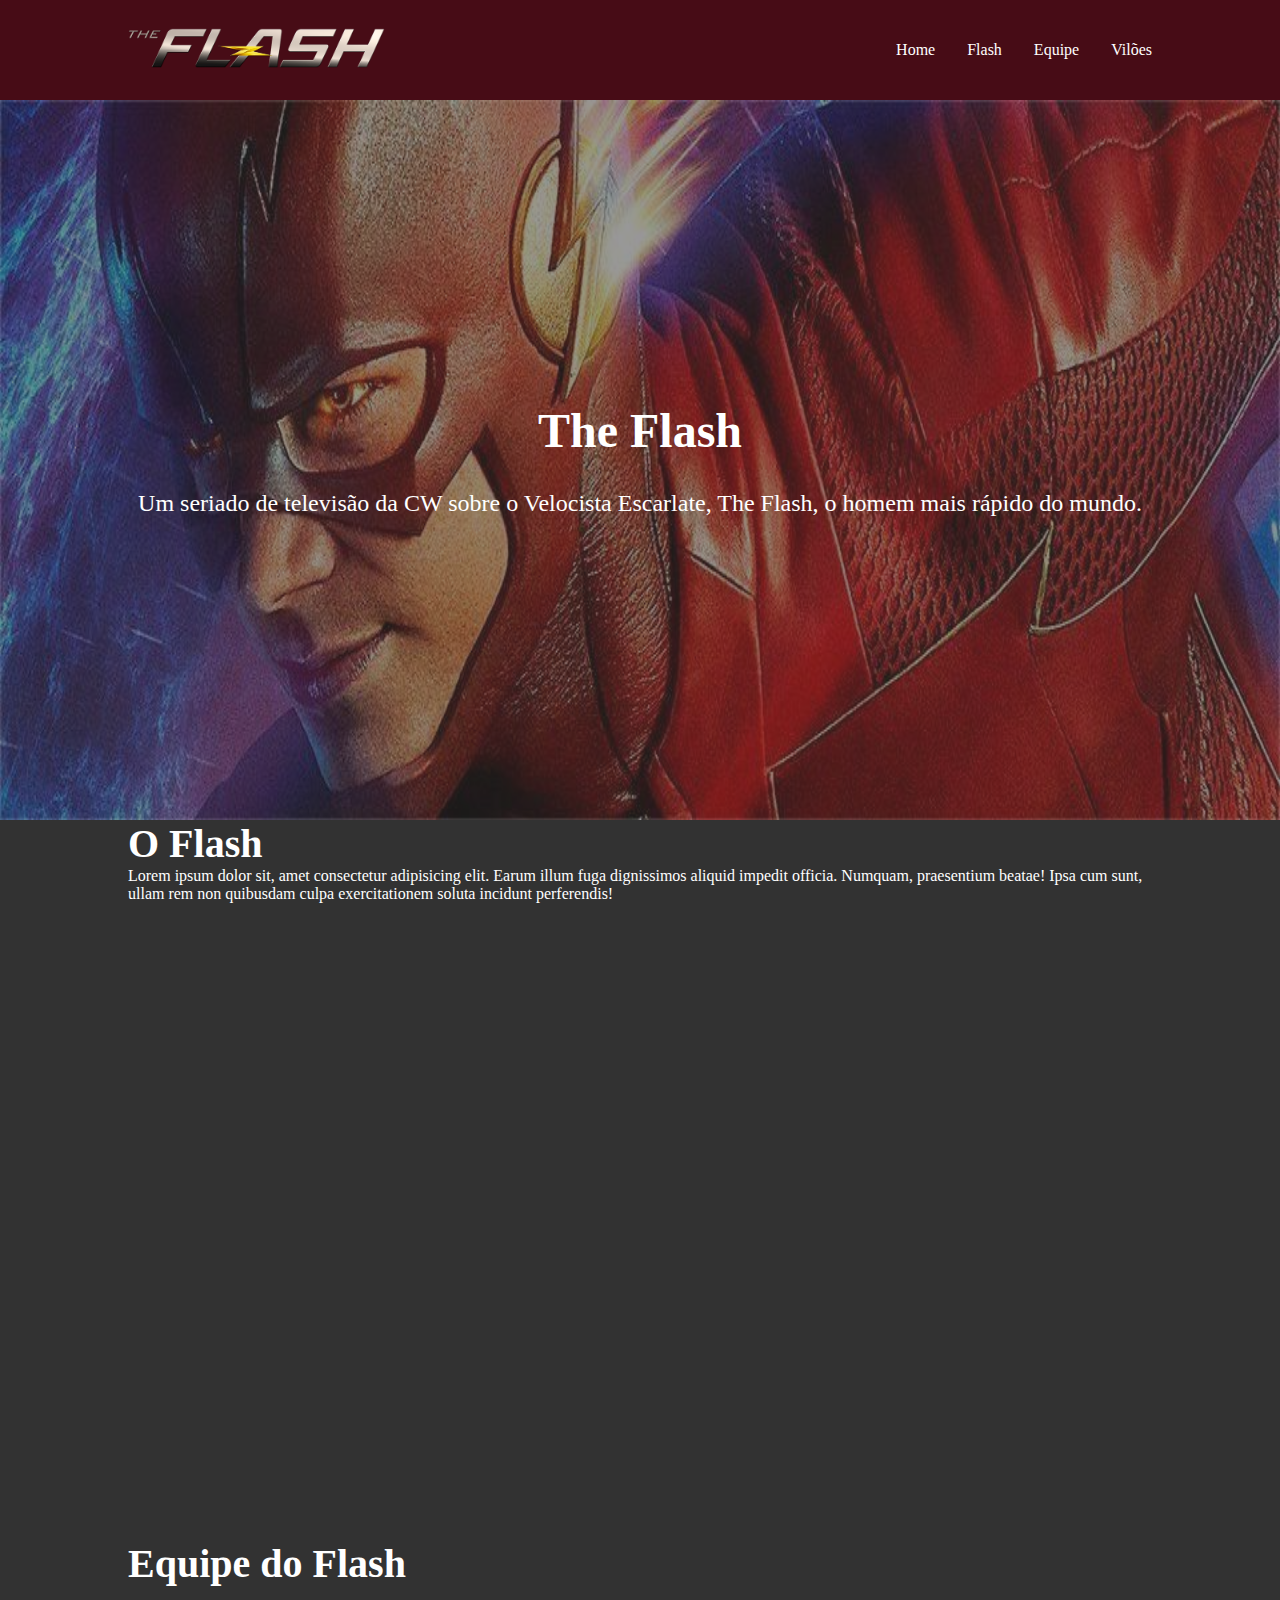
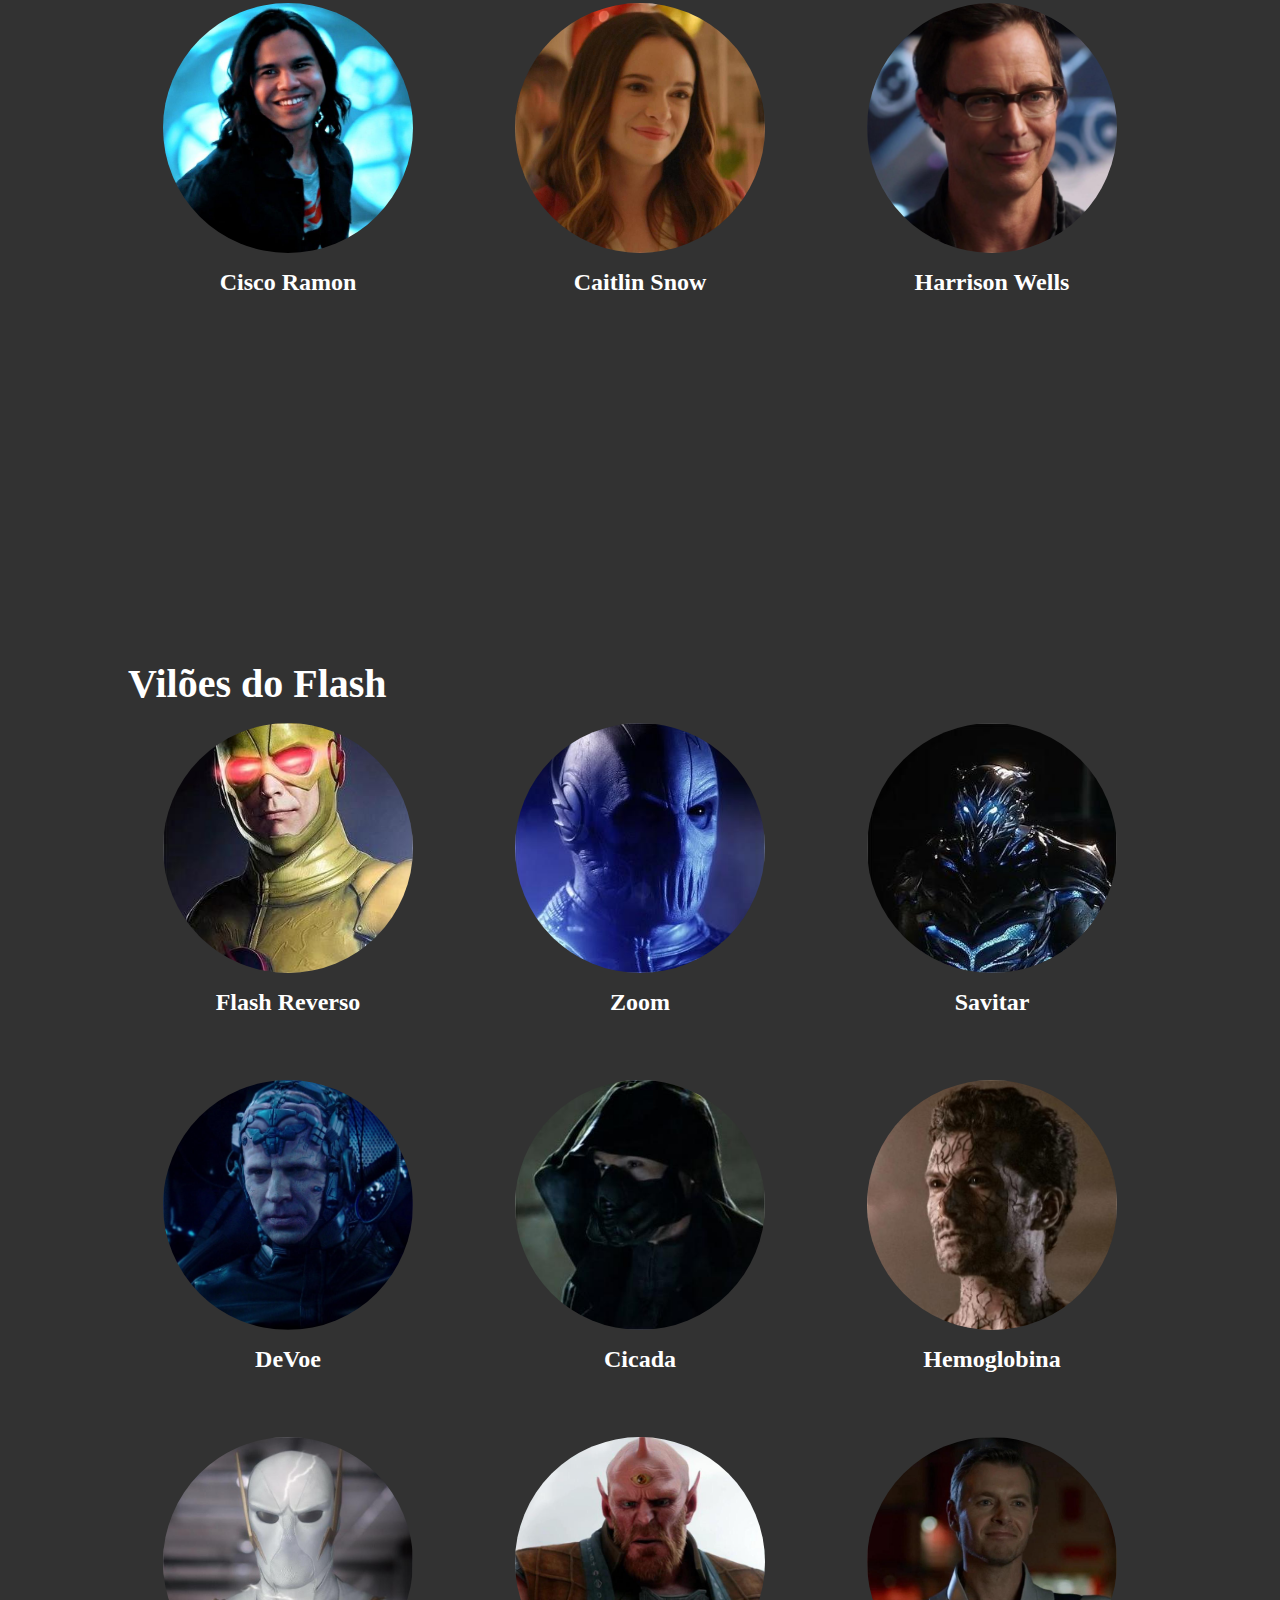
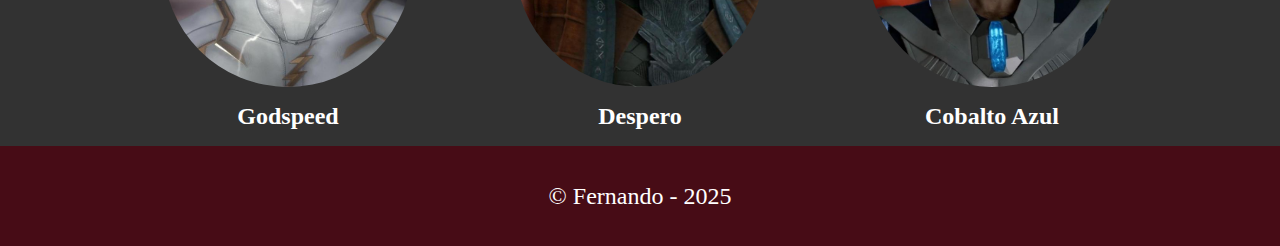
<file: index.html>
<!DOCTYPE html>
<html lang="pt-br">
<head>
    <meta charset="UTF-8">
    <meta name="viewport" content="width=device-width, initial-scale=1.0">
    <title> The Flash </title>
    <link rel="stylesheet" href="css/body.css">
    <link rel="stylesheet" href="css/header.css">
    <link rel="stylesheet" href="css/main.css">
    <link rel="stylesheet" href="css/footer.css">
    <link rel="shortcut icon" href="img/logo/logoCurta.png" type="image/x-icon">
</head>
<body>
    <header>
        <section class="container">
            <a href="index.html">
                <img src="img/logo/logoExtensa.png" alt="Logo de The Flash" class="logo">
            </a>
    
            <nav>
                <a href="#home"> Home </a>
                <a href="#flash"> Flash </a>
                <a href="#equipe"> Equipe </a>
                <a href="#viloes"> Vilões </a>
            </nav>
        </section>
    </header>

    <main>
        <section id="home" class="pagina">
            <section class="fundo">
                <img src="img/fundo/flash.jpeg" alt="Imagem 1 de fundo do Flash">
                <img src="img/fundo/flash2.jpeg" alt="Imagem 2 de fundo do Flash">
                <img src="img/fundo/flash3.jpeg" alt="Imagem 3 de fundo do Flash">
            </section>
            <section class="textos container">
                <h1 class="titulo"> The Flash </h1>
                <p> Um seriado de televisão da CW sobre o Velocista Escarlate, The Flash, o homem mais rápido do mundo. </p>
            </section>
        </section>

        <section id="flash" class="container pagina">
            <h1 class="titulo"> O Flash </h1>
            <p> Lorem ipsum dolor sit, amet consectetur adipisicing elit. Earum illum fuga dignissimos aliquid impedit officia. Numquam, praesentium beatae! Ipsa cum sunt, ullam rem non quibusdam culpa exercitationem soluta incidunt perferendis! </p>
        </section>

        <section id="equipe" class="container pagina">
            <h1 class="titulo"> Equipe do Flash </h1>

            <section class="cards">
                <article class="card">
                    <img src="img/equipe/cisco.jpeg" alt="Imagem do personagem Cisco">
                    <h2> Cisco Ramon </h2>
                </article>
    
                <article class="card">
                    <img src="img/equipe/caitlin.jpeg" alt="Imagem da personagem Caitlin">
                    <h2> Caitlin Snow </h2>
                </article>

                <article class="card">
                    <img src="img/equipe/harrison.jpeg" alt="Imagem do personagem Harrison Wells">
                    <h2> Harrison Wells </h2>
                </article>
            </section>
        </section>

        <section id="viloes" class="container pagina">
            <h1 class="titulo"> Vilões do Flash </h1>

            <section class="cards">
                <article class="card">
                    <img src="img/viloes/flashReverso.jpeg" alt="Imagem do vilão Flash Reverso">
                    <h2> Flash Reverso </h2>
                </article>
    
                <article class="card">
                    <img src="img/viloes/zoom.jpeg" alt="Imagem do vilão zoom">
                    <h2> Zoom </h2>
                </article>

                <article class="card">
                    <img src="img/viloes/savitar.jpeg" alt="Imagem do vilão Savitar">
                    <h2> Savitar </h2>
                </article>

                <article class="card">
                    <img src="img/viloes/devoe.jpeg" alt="Imagem do vilão DeVoe">
                    <h2> DeVoe </h2>
                </article>

                <article class="card">
                    <img src="img/viloes/cicada.jpeg" alt="Imagem do vilão Cicada">
                    <h2> Cicada </h2>
                </article>

                <article class="card">
                    <img src="img/viloes/hemoglobina.jpeg" alt="Imagem do vilão Hemoglobina">
                    <h2> Hemoglobina </h2>
                </article>

                <article class="card">
                    <img src="img/viloes/godspeed.jpeg" alt="Imagem do vilão Godspeed">
                    <h2> Godspeed </h2>
                </article>

                <article class="card">
                    <img src="img/viloes/despero.jpeg" alt="Imagem do vilão Despero">
                    <h2> Despero </h2>
                </article>

                <article class="card">
                    <img src="img/viloes/cobaltoAzul.jpeg" alt="Imagem do vilão Cobalto Azul">
                    <h2> Cobalto Azul </h2>
                </article>
            </section>
        </section>
    </main>

    <footer>
        <section class="container">
            <p> &copy; Fernando - 2025 </p>
        </section>
    </footer>
</body>
</html>
</file>
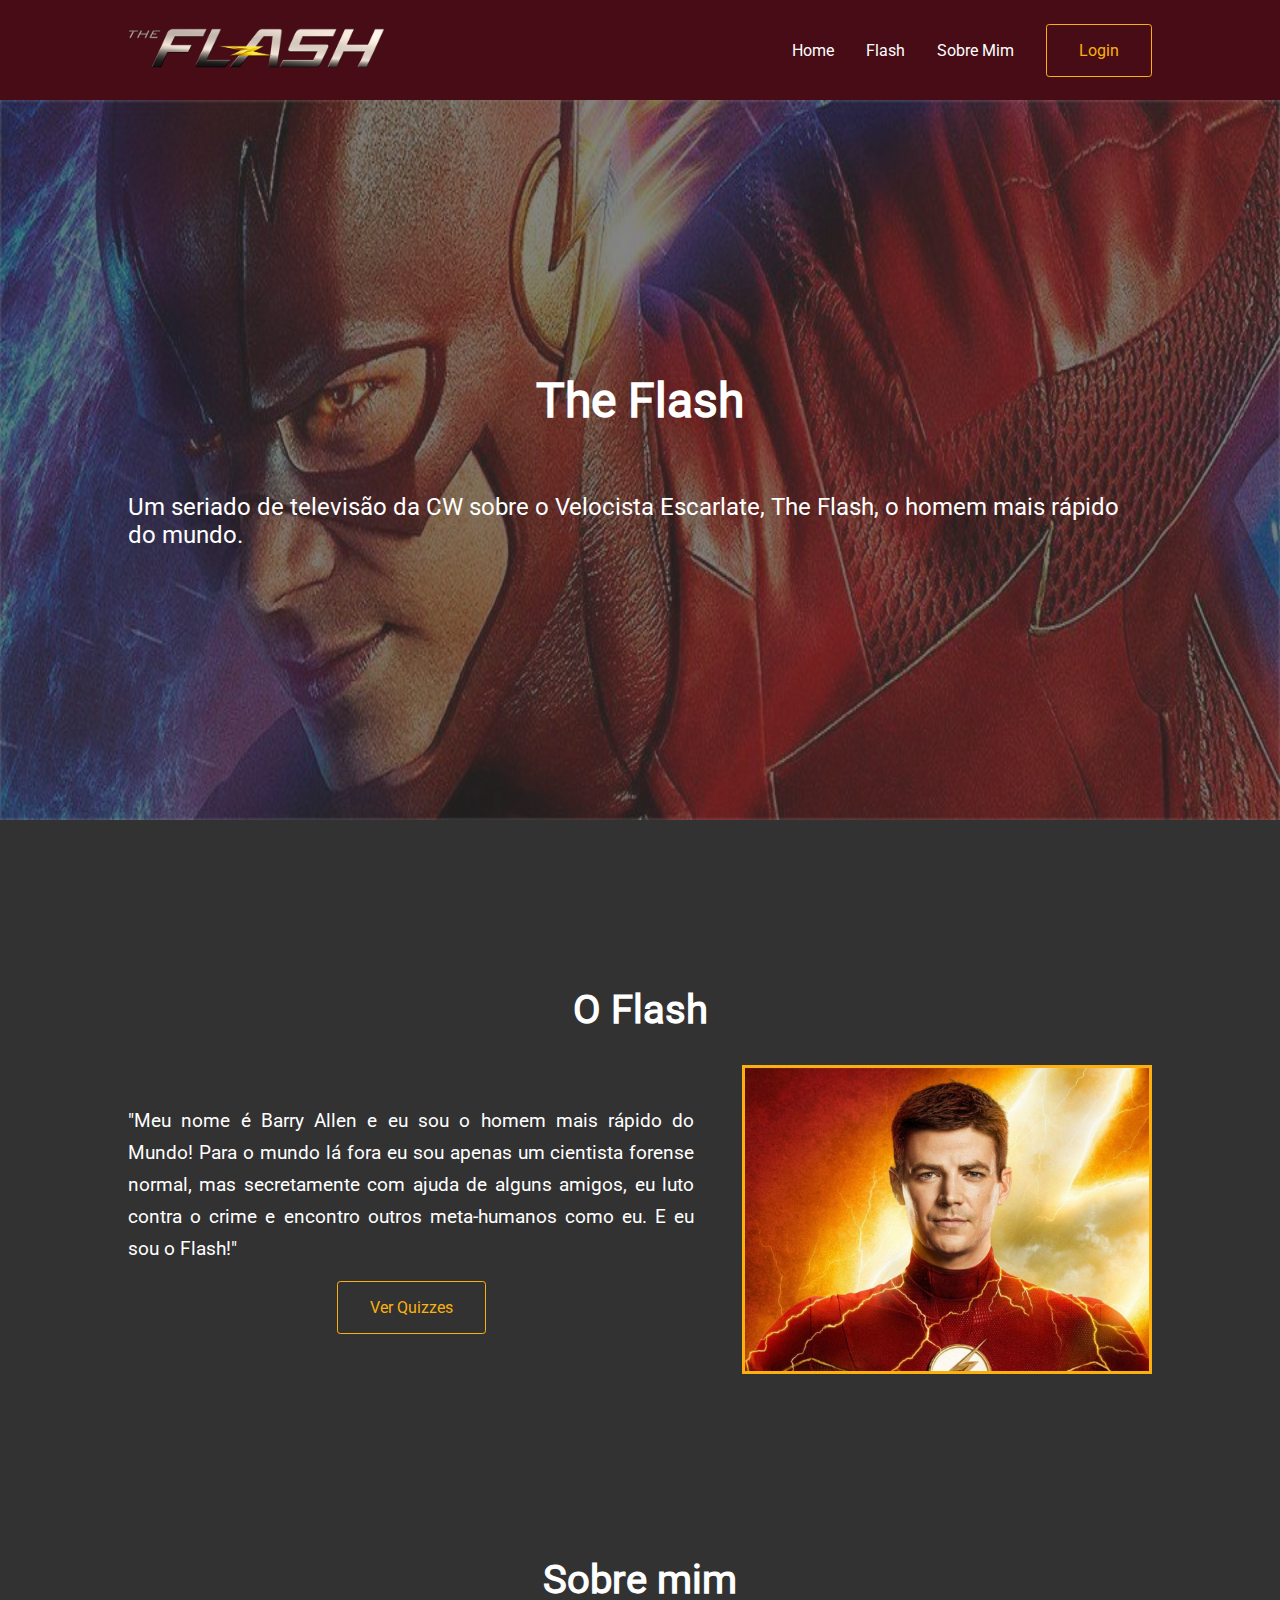
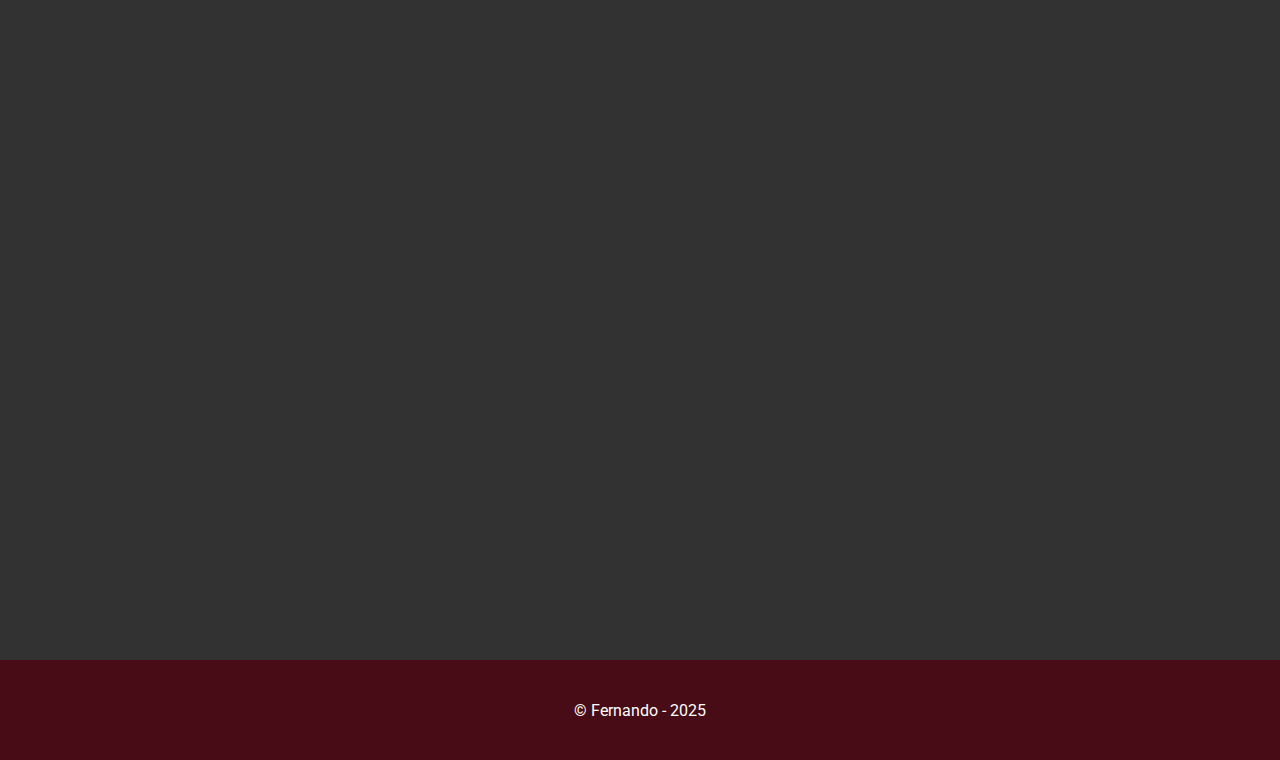
<file: public/index.html>
<!DOCTYPE html>
<html lang="pt-br">

<head>
    <meta charset="UTF-8">
    <meta name="viewport" content="width=device-width, initial-scale=1.0">
    <title> Home - The Flash </title>
    <link rel="stylesheet" href="css/body.css">
    <link rel="stylesheet" href="css/header.css">
    <link rel="stylesheet" href="css/main.css">
    <link rel="stylesheet" href="css/footer.css">
    <link rel="shortcut icon" href="img/logo/logoCurta.png" type="image/x-icon">
</head>

<body>
    <header>
        <section class="container">
            <a href="index.html">
                <img src="img/logo/logoExtensa.png" alt="Logo de The Flash" class="logo">
            </a>

            <nav>
                <a href="index.html#home" class="links"> Home </a>
                <a href="index.html#flash" class="links"> Flash </a>
                <a href="index.html#sobre-mim" class="links"> Sobre Mim </a>
                <a href="login.html" class="botaoLink"> Login </a>
            </nav>
        </section>
    </header>

    <main>
        <section id="home" class="pagina">
            <section class="fundo">
                <img src="img/fundo/flash.jpeg" alt="Imagem 1 de fundo do Flash">
                <img src="img/fundo/flash2.jpeg" alt="Imagem 2 de fundo do Flash">
                <img src="img/fundo/flash3.jpeg" alt="Imagem 3 de fundo do Flash">
            </section>
            <section class="textos container">
                <h1 class="titulo"> The Flash </h1>
                <p> Um seriado de televisão da CW sobre o Velocista Escarlate, The Flash, o homem mais rápido do mundo.
                </p>
            </section>
        </section>

        <section id="flash" class="container pagina">
            <h1 class="titulo"> O Flash </h1>
            <section class="conteudo">
                <section class="descricao">
                    <p> "Meu nome é Barry Allen e eu sou o homem mais rápido do Mundo! Para o mundo lá fora eu sou
                        apenas um cientista forense normal, mas secretamente com ajuda de alguns amigos, eu luto contra
                        o crime e encontro outros meta-humanos como eu. E eu sou o Flash!" </p>

                    <a href="login.html" class="botaoLink"> Ver Quizzes </a>
                </section>

                <img src="img/equipe/flash.jpeg" alt="Imagem do Flash">
            </section>
        </section>

        <section id="sobre-mim" class="container pagina">
            <h1 class="titulo"> Sobre mim </h1>
        </section>
    </main>

    <footer>
        <section class="container">
            <p> &copy; Fernando - 2025 </p>
        </section>
    </footer>
</body>

</html>
</file>
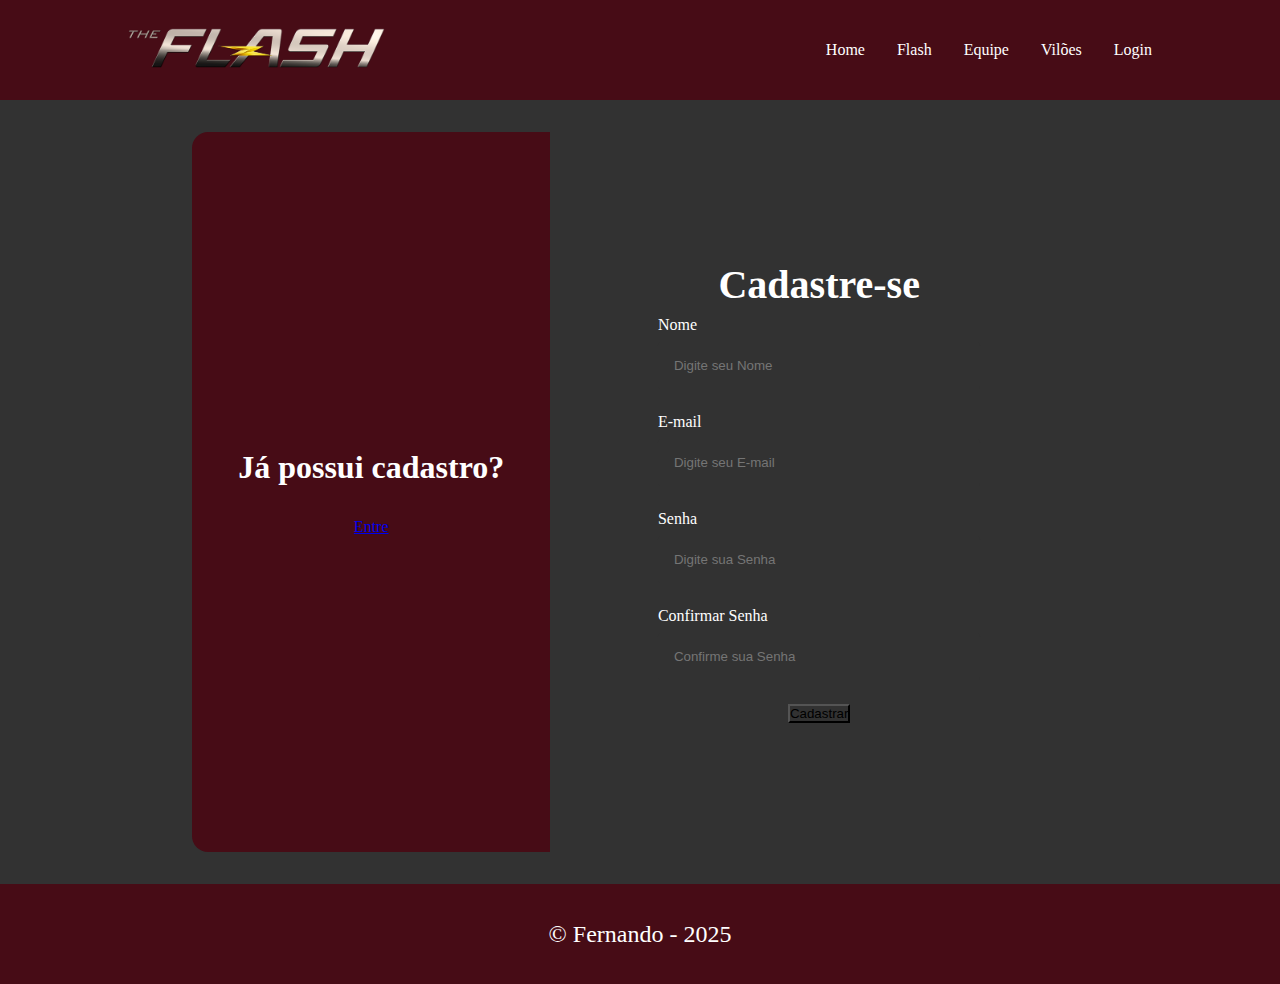
<file: cadastro.html>
<!DOCTYPE html>
<html lang="pt-br">
<head>
    <meta charset="UTF-8">
    <meta name="viewport" content="width=device-width, initial-scale=1.0">
    <title> Cadastro - The Flash </title>
    <link rel="stylesheet" href="css/body.css">
    <link rel="stylesheet" href="css/header.css">
    <link rel="stylesheet" href="css/main.css">
    <link rel="stylesheet" href="css/footer.css">
    <link rel="stylesheet" href="css/form.css">
    <link rel="shortcut icon" href="img/logo/logoCurta.png" type="image/x-icon">
</head>
<body>
    <header>
        <section class="container">
            <a href="index.html">
                <img src="img/logo/logoExtensa.png" alt="Logo de The Flash" class="logo">
            </a>
    
            <nav>
                <a href="index.html#home" class="links"> Home </a>
                <a href="index.html#flash" class="links"> Flash </a>
                <a href="index.html#equipe" class="links"> Equipe </a>
                <a href="index.html#viloes" class="links"> Vilões </a>
                <a href="login.html" class="botaoLink"> Login </a>
            </nav>
        </section>
    </header>

    <main class="pagina-login">
       <section class="form-cadastro">
            <section class="redirecionar">
                <h2 class="titulo"> Já possui cadastro? </h2>
                <a href="login.html" class="botaoLink"> Entre </a>
            </section>

            <section class="login">
                <h2 class="titulo"> Cadastre-se </h1>
                
                <label for="nome"> Nome </label>
                <input type="text" name="nome" id="nome" placeholder="Digite seu Nome">

                <label for="email"> E-mail </label>
                <input type="email" name="email" id="email" placeholder="Digite seu E-mail">

                <label for="senha"> Senha </label>
                <input type="password" name="senha" id="senha" placeholder="Digite sua Senha">

                <label for="conf_senha"> Confirmar Senha </label>
                <input type="password" name="conf_senha" id="conf_senha" placeholder="Confirme sua Senha">

                <button class="botaoLink"> Cadastrar </button>
            </section>
       </section>
    </main>

    <footer>
        <section class="container">
            <p> &copy; Fernando - 2025 </p>
        </section>
    </footer>
</body>
</html>
</file>
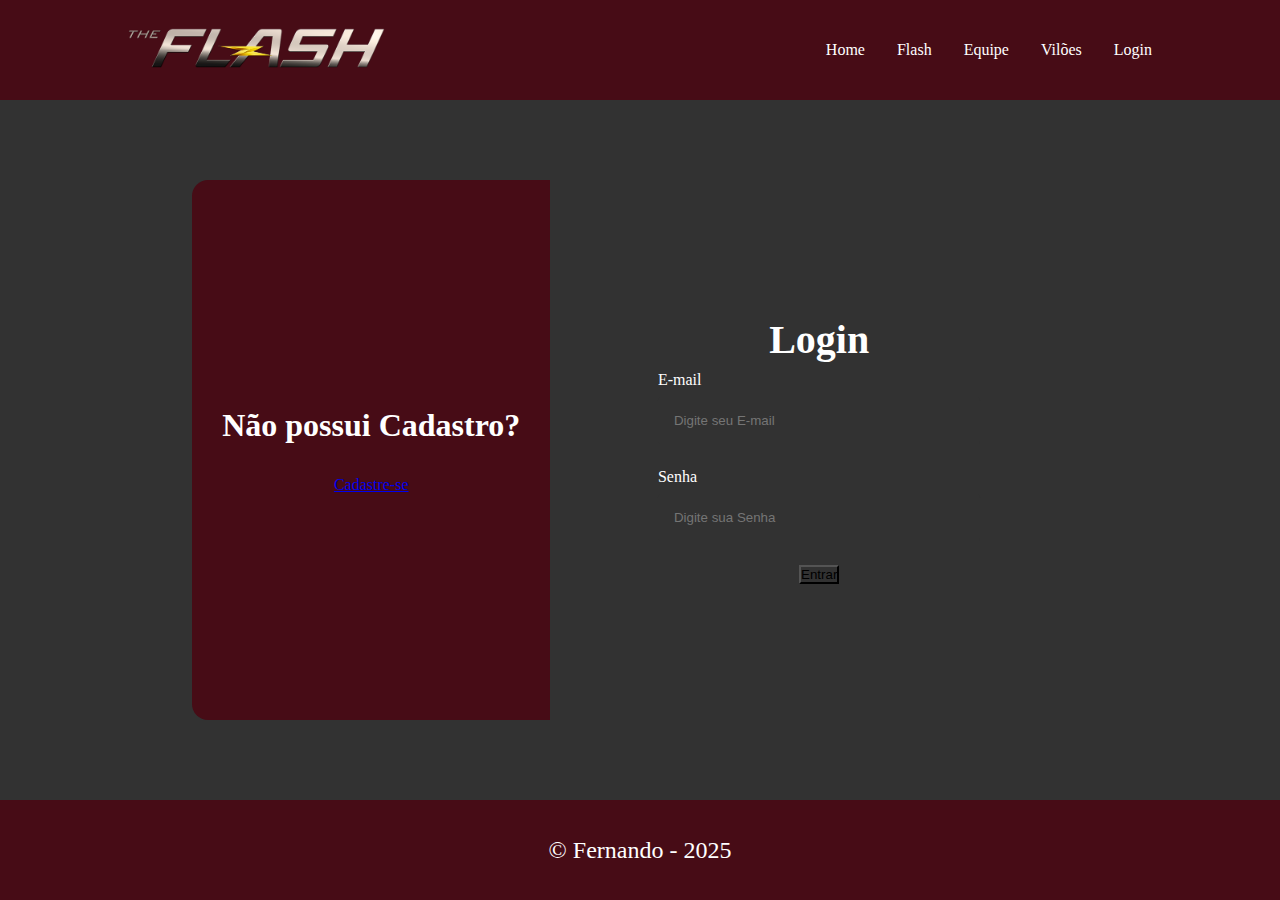
<file: login.html>
<!DOCTYPE html>
<html lang="pt-br">
<head>
    <meta charset="UTF-8">
    <meta name="viewport" content="width=device-width, initial-scale=1.0">
    <title> Login - The Flash </title>
    <link rel="stylesheet" href="css/body.css">
    <link rel="stylesheet" href="css/header.css">
    <link rel="stylesheet" href="css/main.css">
    <link rel="stylesheet" href="css/footer.css">
    <link rel="stylesheet" href="css/form.css">
    <link rel="shortcut icon" href="img/logo/logoCurta.png" type="image/x-icon">
</head>
<body>
    <header>
        <section class="container">
            <a href="index.html">
                <img src="img/logo/logoExtensa.png" alt="Logo de The Flash" class="logo">
            </a>
    
            <nav>
                <a href="index.html#home" class="links"> Home </a>
                <a href="index.html#flash" class="links"> Flash </a>
                <a href="index.html#equipe" class="links"> Equipe </a>
                <a href="index.html#viloes" class="links"> Vilões </a>
                <a href="login.html" class="botaoLink"> Login </a>
            </nav>
        </section>
    </header>

    <main class="pagina-login">
       <section class="form-login">
            <section class="redirecionar">
                <h2 class="titulo"> Não possui Cadastro? </h2>
                <a href="cadastro.html" class="botaoLink"> Cadastre-se </a>
            </section>

            <section class="login">
                <h2 class="titulo"> Login </h1>

                <label for="email"> E-mail </label>
                <input type="email" name="email" id="email" placeholder="Digite seu E-mail">

                <label for="senha"> Senha </label>
                <input type="password" name="senha" id="senha" placeholder="Digite sua Senha">

                <button class="botaoLink" id="botaoEntrar"> Entrar </button>
            </section>

            <section class="modal">
                <section class="modal-conteudo">
                    <button class="fechar" id="fechar">
                        <img src="img/icones/fecharImg.png" alt="Icone de Fechar">
                    </button>

                    <section id="respostas">
                        <img src="img/icones/erroImg.png" alt="Icone de erro" class="iconesGra">
    
                        <p>
                            <img src="img/icones/erroImg.png" alt="Icone de erro" class="iconesPeq">
                            Usuário inválido
                        </p>
                    </section>
                </section>
            </section>
       </section>
    </main>

    <footer>
        <section class="container">
            <p> &copy; Fernando - 2025 </p>
        </section>
    </footer>

    <script src="js/modal.js"></script>
    <script src="js/formLogin.js"></script>
</body>
</html>
</file>
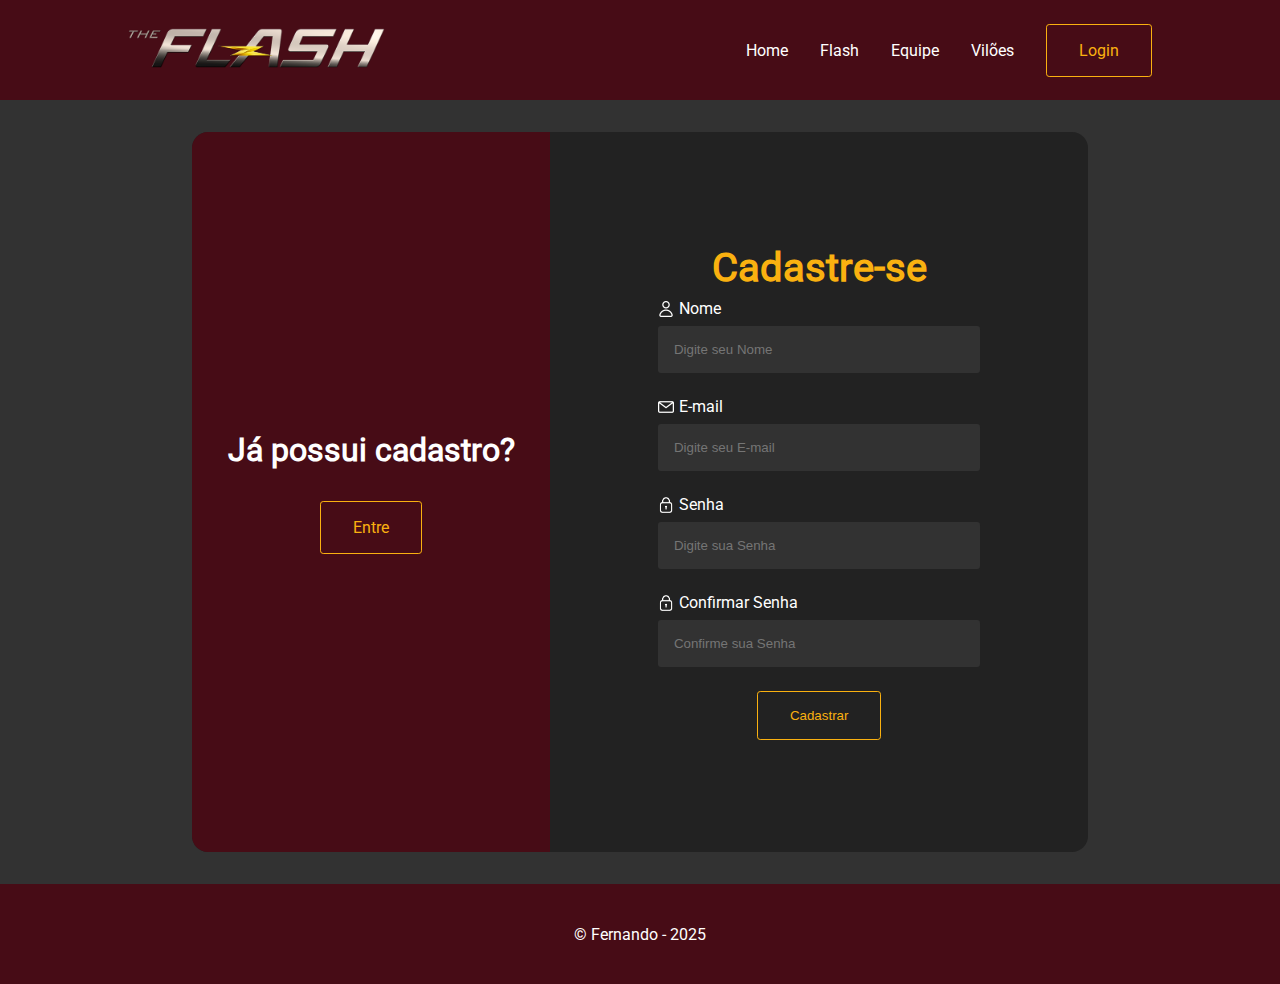
<file: public/cadastro.html>
<!DOCTYPE html>
<html lang="pt-br">
    <head>
        <meta charset="UTF-8">
        <meta name="viewport" content="width=device-width, initial-scale=1.0">
        <title> Cadastro - The Flash </title>
        <link rel="stylesheet" href="css/body.css">
        <link rel="stylesheet" href="css/header.css">
        <link rel="stylesheet" href="css/main.css">
        <link rel="stylesheet" href="css/footer.css">
        <link rel="stylesheet" href="css/form.css">
        <link rel="shortcut icon" href="img/logo/logoCurta.png" type="image/x-icon">
    </head>
    <body>
        <header>
            <section class="container">
                <a href="index.html">
                    <img src="img/logo/logoExtensa.png" alt="Logo de The Flash" class="logo">
                </a>
        
                <nav>
                    <a href="index.html#home" class="links"> Home </a>
                    <a href="index.html#flash" class="links"> Flash </a>
                    <a href="index.html#equipe" class="links"> Equipe </a>
                    <a href="index.html#viloes" class="links"> Vilões </a>
                    <a href="login.html" class="botaoLink"> Login </a>
                </nav>
            </section>
        </header>

        <main class="pagina-login">
        <section class="form-cadastro">
                <section class="redirecionar">
                    <h2 class="titulo"> Já possui cadastro? </h2>
                    <a href="login.html" class="botaoLink"> Entre </a>
                </section>

                <section class="login">
                    <h2 class="titulo"> Cadastre-se </h1>
                    
                    <label for="nome">
                        <img src="img/icones/userImg.png" alt="Icone de Usuário" class="iconesPeq iconesPerfil">
                        Nome 
                    </label>
                    <input type="text" name="nome" id="nome" placeholder="Digite seu Nome">

                    <label for="email">
                        <img src="img/icones/emailImg.png" alt="Icone de E-mail" class="iconesPeq iconesPerfil">
                        E-mail
                    </label>
                    <input type="email" name="email" id="email" placeholder="Digite seu E-mail">

                    <label for="senha">
                        <img src="img/icones/senhaImg.png" alt="Icone de Senha" class="iconesPeq iconesPerfil"> 
                        Senha
                    </label>
                    <input type="password" name="senha" id="senha" placeholder="Digite sua Senha">

                    <label for="conf_senha">
                        <img src="img/icones/senhaImg.png" alt="Icone de Senha" class="iconesPeq iconesPerfil"> 
                        Confirmar Senha 
                    </label>
                    <input type="password" name="conf_senha" id="conf_senha" placeholder="Confirme sua Senha">

                    <button class="botaoLink" id="botaoCadastrar"> Cadastrar </button>
                </section>

                <section class="modal" id="modal-resposta">
                    <section class="modal-conteudo">
                        <button class="fechar" id="fechar">
                            <img src="img/icones/fecharImg.png" alt="Icone de Fechar">
                        </button>
    
                        <section id="respostas">
                        </section>
                    </section>
                </section>
        </section>
        </main>

        <footer>
            <section class="container">
                <p> &copy; Fernando - 2025 </p>
            </section>
        </footer>
    </body>

    <script src="js/modal.js"></script>
    <script src="js/formCadastro.js"></script>
</html>
</file>
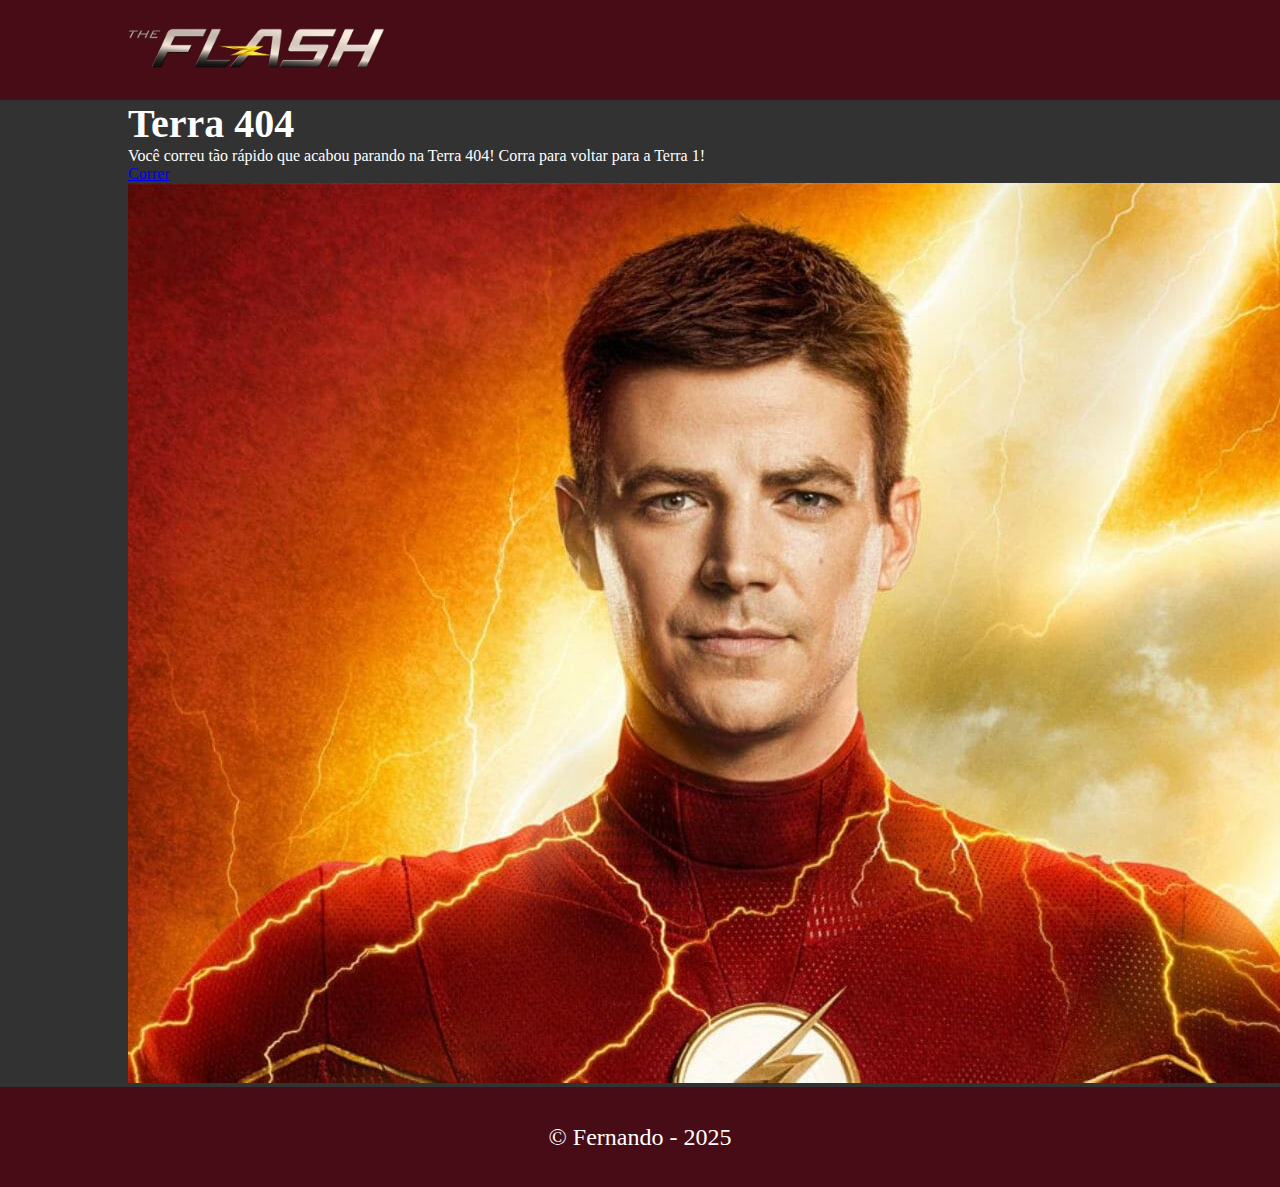
<file: public/pg404.html>
<!DOCTYPE html>
<html lang="pt-br">

<head>
    <meta charset="UTF-8">
    <meta name="viewport" content="width=device-width, initial-scale=1.0">
    <title> Terra 404 - The Flash </title>
    <link rel="stylesheet" href="/css/body.css">
    <link rel="stylesheet" href="/css/header.css">
    <link rel="stylesheet" href="/css/main.css">
    <link rel="stylesheet" href="/css/footer.css">
    <link rel="shortcut icon" href="/img/logo/logoCurta.png" type="image/x-icon">
</head>

<body>
    <header>
        <section class="container">
            <a href="/pages/painel.html">
                <img src="/img/logo/logoExtensa.png" alt="Logo de The Flash" class="logo">
            </a>
        </section>
    </header>

   <main>
    <section id="flash" class="container pagina">
        <h1 class="titulo"> Terra 404 </h1>
        <section class="conteudo">
            <section class="descricao">
                <p> Você correu tão rápido que acabou parando na Terra 404! Corra para voltar para a Terra 1! </p>
                <a href="/pages/painel.html" class="botaoLink"> Correr </a>
            </section>

            <img src="/img/equipe/flash.jpeg" alt="Imagem do Flash">
        </section>
    </section>
   </main>

    <footer>
        <section class="container">
            <p> &copy; Fernando - 2025 </p>
        </section>
    </footer>
</body>

</html>
</file>
<file: css/body.css>
* {
    margin: 0;
    padding: 0;
    box-sizing: border-box;
}

:root {
    --tamanhoHeaderFooter: 100px;
    --tamanhoMain: calc(100vh - 2 * var(--tamanhoHeaderFooter));
    --corHeaderFooter: #470c16;
    --corMain: #323232;
}

body {
    color: #ffffff;
}

.container {
    width: 80%;
    margin: auto;
}
</file>
<file: css/header.css>
header {
    position: sticky;
    top: 0;
    z-index: 3;
    background-color: var(--corHeaderFooter);
    height: var(--tamanhoHeaderFooter);
    display: flex;
}

header .container {
    display: flex;
    align-items: center;
    justify-content: space-between;
}

header .container h1 {
    font-size: 2rem;
}

header .container nav {
    display: flex;
    flex-direction: row;
    gap: 2rem;
}

header .container nav a {
    color: var(--corTexto);
    text-decoration: none;
    transition: all 0.2s ease-in-out;
}

header .container nav a:hover {
    color: var(--corBotao);
}

.logo {
    height: 2.5rem;
}

.menu .hamburguer {
    width: 2rem;
    height: 2rem;
    z-index: 1;

    span {
        display: block;
        width: 2rem;
        height: 0.3rem;
        margin-bottom: 0.6rem;
        background-color: var(--corTexto);
        border-radius: 0.2rem;
        transition: all 0.2s ease-in-out;
    }
}

.menu .check_hamburguer {
    position: absolute;
    z-index: 2;
    width: 2rem;
    height: 2rem;
    opacity: 0;
    cursor: pointer;
}

.menu .check_hamburguer:checked ~ .hamburguer span:nth-child(1) {
    transform-origin: 0% 0%;
    transform: rotate(45deg) scaleX(1.35);
}

.menu .check_hamburguer:checked ~ .hamburguer span:nth-child(2) {
    opacity: 0;
}

.menu .check_hamburguer:checked ~ .hamburguer span:nth-child(3) {
    transform-origin: 0% 100%;
    transform: rotate(-45deg) scaleX(1.35);
}

.menu ul {
    list-style: none;
    position: absolute;
    right: 0;
    top: 0;
    width: 20%;
    height: 100vh;
    padding-top: 6.25rem;
    background-color: var(--corCard);
    margin-right: -20%;
    transition: all 0.2s ease-in-out;
}

.menu .check_hamburguer:checked ~ ul {
    margin-right: 0;
}

.menu ul li {
    padding: 1rem 3rem;
}

.menu ul li a {
    font-size: 1.4rem;
}
</file>
<file: css/main.css>
main {
    min-height: var(--tamanhoMain);
    background-color: var(--corMain);
}

.titulo {
    font-size: 2.5rem;
}

.pagina {
    min-height: 80vh;
    scroll-margin-top: var(--tamanhoHeaderFooter);
}

main .cards {
    display: grid;
    grid-template-columns: repeat(3, 1fr);
    justify-items: center;
    gap: 2rem;
}

main .card {
    width: fit-content;
    background-color: var(--corCard);
    display: flex;
    flex-direction: column;
    justify-content: center;
    align-items: center;
    gap: 1rem;
    padding: 1rem;
    transition: all 0.2s ease-in-out;
    cursor: pointer;
    border: 0.1rem solid var(--corTexto2);
    border-radius: 0.5rem;
}


main .card:hover{
    transform: scale(1.1);
}

main .card img {
    width: 250px;
    height: 250px;
    border-radius: 100%;
    object-fit: cover;
    transition: all 0.3s ease-in-out;
}

main .card p {
    font-size: 1.5rem;
} 

#home {
    width: 100%;
    height: 100%;
    position: relative;
    display: flex;
}

.fundo {
    position: absolute;
    top: 0;
    left: 0;
    width: 300%;
    height: 100%;
    z-index: 1;
    overflow-x: hidden;
    display: flex;
    animation: ease-in-out infinite 15s slide;
}

.fundo img{
    width: 100vw;
    filter: opacity(0.5);
}

@keyframes slide {
    0% {
        margin-left: 0%;
    }

    15% {
        margin-left: 0%;
    }

    33% {
        margin-left: -100%;
    }

    48% {
        margin-left: -100%;
    }

    66% {
        margin-left: -200%;
    }

    90% {
        margin-left: -200%;
    }
}

.textos {
    position: relative;
    z-index: 2;
    display: flex;
    flex-direction: column;
    justify-content: center;
    align-items: center;
    gap: 2rem;

    h1 {
        font-size: 3rem;
    }

    p {
        font-size: 1.5rem;
    }
}
</file>
<file: css/footer.css>
footer {
    background-color: var(--corHeaderFooter);
    height: var(--tamanhoHeaderFooter);
    font-size: 1.5rem;
    display: flex;
}

footer .container {
    display: flex;
    justify-content: center;
    align-items: center;
}
</file>
<file: public/css/body.css>
* {
    margin: 0;
    padding: 0;
    box-sizing: border-box;
}

@font-face {
    font-family: 'Roboto-Regular';
    src: url('../fonte/Roboto/static/Roboto-Regular.ttf');
}

@font-face {
    font-family: 'Roboto-ExtraBold';
    src: url('../fonte/Roboto/static/Roboto-ExtraBold.ttf');
}

:root {
    --tamanhoHeaderFooter: 100px;
    --tamanhoMain: calc(100vh - 2 * var(--tamanhoHeaderFooter));
    --corHeaderFooter: #470c16;
    --corMain: #323232;
    --corCard: #222222;
    --corTexto: #ffffff;
    --corTexto2: #000000;
    --corBotao: #fab110; 
    --corCerta: #069006;
    --corAzul: #046bab;
}

html {
    scroll-behavior: smooth;
}

body {
    color: var(--corTexto);
    font-family: 'Roboto-Regular';
    overflow-x: hidden;
}

.container {
    width: 80%;
    margin: auto;
}
</file>
<file: public/css/header.css>
header {
    position: sticky;
    top: 0;
    z-index: 3;
    background-color: var(--corHeaderFooter);
    height: var(--tamanhoHeaderFooter);
    display: flex;
}

header .container {
    display: flex;
    align-items: center;
    justify-content: space-between;
}

header .container h1 {
    font-size: 2rem;
}

header .container nav {
    display: flex;
    flex-direction: row;
    align-items: center;
    gap: 2rem;
}

header .container nav a.links {
    color: var(--corTexto);
    text-decoration: none;
    transition: all 0.2s ease-in-out;
}

header .container nav a.links:hover {
    color: var(--corBotao);
}

.logo {
    height: 2.5rem;
}

.menu .hamburguer {
    width: 2rem;
    height: 2rem;
    z-index: 1;

    span {
        display: block;
        width: 2rem;
        height: 0.3rem;
        margin-bottom: 0.6rem;
        background-color: var(--corTexto);
        border-radius: 0.2rem;
        transition: all 0.2s ease-in-out;
    }
}

.menu .check_hamburguer {
    position: absolute;
    z-index: 2;
    width: 2rem;
    height: 2rem;
    opacity: 0;
    cursor: pointer;
}

.menu .check_hamburguer:checked ~ .hamburguer span:nth-child(1) {
    transform-origin: 0% 0%;
    transform: rotate(45deg) scaleX(1.35);
}

.menu .check_hamburguer:checked ~ .hamburguer span:nth-child(2) {
    opacity: 0;
}

.menu .check_hamburguer:checked ~ .hamburguer span:nth-child(3) {
    transform-origin: 0% 100%;
    transform: rotate(-45deg) scaleX(1.35);
}

.menu ul {
    list-style: none;
    position: absolute;
    left: 0;
    top: 0;
    width: 20%;
    height: 100vh;
    padding-top: 6.25rem;
    background-color: var(--corCard);
    margin-left: -20%;
    transition: all 0.2s ease-in-out;
}

.menu .check_hamburguer:checked ~ ul {
    margin-left: 0;
}

.menu ul li {
    padding: 1rem 3rem;
}

.menu ul li a {
    color: #ffffff;
    text-decoration: none;
    font-size: 1.4rem;
    transition: all 0.2s ease-in-out;
    cursor: pointer;
}

.menu ul li img {
    width: 2rem;
    filter: invert(100%);
    margin-right: 1rem;
    vertical-align: middle;
}

.menu ul li a:hover {
    color: var(--corBotao);
}

.botaoLink {
    color: var(--corBotao);
    text-decoration: none;
    padding: 1rem 2rem;
    border-radius: 0.2rem;
    border: 0.1rem solid var(--corBotao);
    transition: all 0.2s ease-in-out;
}

.botaoLink:hover {
    background-color: var(--corBotao);
    color: var(--corTexto2);
    border: 0.1rem solid var(--corBotao);
}

#imagem_usuario {
    width: 3rem;
    height: 3rem;
    object-fit: cover;
    border-radius: 50%;
    border: none;
}
</file>
<file: public/css/main.css>
main {
    min-height: var(--tamanhoMain);
    background-color: var(--corMain);
}

.titulo {
    font-size: 2.5rem;
}

.pagina {
    min-height: 80vh;
    scroll-margin-top: var(--tamanhoHeaderFooter);
    padding: 1rem 0;
}

.pagina .titulo {
    text-align: center;
    padding-bottom: 2rem;;
}

.conteudo {
    display: flex;
    justify-content: space-between;
    align-items: center;
    gap: 3rem;
}

.conteudo img {
    border: 0.2rem solid var(--corBotao);
}

#sobre-mim .conteudo {
    justify-content: space-around;
}

#sobre-mim img {
    border-radius: 50%;
    width: 30rem;
}

#sobre-mim ol {
    display: flex;
    flex-direction: column;
    gap: 0.5rem;
    font-size: 1.2rem;
}

#flash {
    display: flex;
    flex-direction: column;
    justify-content: center;
    align-items: center;
}

#flash p {
    font-size: 1.2rem;
}

.conteudo img {
    width: 40%;
    height: fit-content;
    object-fit: cover;
}

.conteudo p {
    text-align: justify;
    line-height: 2rem;
}

.conteudo u {
    color: var(--corBotao);
}

main .cards {
    display: grid;
    grid-template-columns: repeat(3, 1fr);
    justify-items: center;
    gap: 2rem;
}

main .card {
    width: fit-content;
    background-color: var(--corCard);
    display: flex;
    flex-direction: column;
    align-items: center;
    transition: all 0.2s ease-in-out;
    cursor: pointer;
    border: none;
    border-radius: 1rem;
    position: relative;
}

main .card:hover{
    transform: scale(1.05);
}

main .card h2 {
    padding: 2rem;
} 

#home {
    width: 100%;
    height: 100%;
    position: relative;
    display: flex;
}

.fundo {
    position: absolute;
    top: 0;
    left: 0;
    width: 300%;
    height: 100%;
    z-index: 1;
    overflow-x: hidden;
    display: flex;
    animation: ease-in-out infinite 15s slide;
}

.fundo img{
    width: 100vw;
    filter: opacity(0.4);
}

@keyframes slide {
    0% {
        margin-left: 0%;
    }

    15% {
        margin-left: 0%;
    }

    33% {
        margin-left: -100%;
    }

    48% {
        margin-left: -100%;
    }

    66% {
        margin-left: -200%;
    }

    90% {
        margin-left: -200%;
    }
}

.textos {
    position: relative;
    z-index: 2;
    display: flex;
    flex-direction: column;
    justify-content: center;
    align-items: center;
    gap: 2rem;

    h1 {
        font-size: 3rem;
    }

    p {
        font-size: 1.5rem;
    }
}

.descricao {
    display: flex;
    flex-direction: column;
    justify-content: center;
    align-items: center;
    gap: 1rem;
}

.inicio {
    padding: 1rem 0;
}

.painel {
    padding-bottom: 1rem;
}

.secao_pesquisa {
    padding-top: 1rem;
    display: flex;
    justify-content: center;
    align-items: center;
}

.inicio .titulo {
    text-align: center;
}

.secao_pesquisa button {
    background-color: var(--corBotao);
    border: none;
    border-radius: 0 2rem 2rem 0;
    width: 3.5rem;
    height: 3rem;
    display: flex;
    justify-content: center;
    align-items: center;
    cursor: pointer;
    transition: all 0.2s ease-in-out;
}

.secao_pesquisa button:hover {
    background-color: #ce8f07;
}

.secao_pesquisa button img{
    width: 2rem;
    height: 2rem;
    vertical-align: middle;
}

.secao_pesquisa #pesquisar {
    padding: 1rem;
    border-radius: 2rem 0 0 2rem;
    border: none;
    color: var(--corTexto);
    width: 40%;
    background-color: var(--corCard);
}

.adicionar {
    background-color: var(--corBotao);
    width: 3rem;
    height: 3rem;
    border-radius: 50%;
    display: flex;
    justify-content: center;
    align-items: center;
    transition: all 0.2s ease-in-out;
}

#meus_quizzes .titulo {
    display: flex;
    align-items: center;
    gap: 1rem;
}

.adicionar:hover {
    background-color: #ce8f07;
}

.adicionar img {
    width: 2rem;
    height: 2rem;
}

.pagina-quiz .card > img:first-child {
    width: 100%;
    height: 14rem;
    object-fit: cover;
    border-radius: 1rem 1rem 0 0;
    object-position: 50% 0;
}

.pagina-quiz .card p:first-of-type {
    padding: 0 1rem;
}

.personagens .card p:first-of-type {
    padding: 0 1rem 2rem 1rem;
}

.personagens .card:hover {
    cursor: auto;
    transform: scale(100%);
}

.pagina-quiz .cards {
    grid-template-columns: repeat(4, 1fr);
    padding: 1rem 0;
}

.pagina-quiz .card h2 {
    padding: 1rem;
}

.usuario {
    display: flex;
    align-items: center;
    padding: 1rem;
    gap: 1rem;
    border-top: 0.1rem solid var(--corTexto);
    margin-top: 0.5rem;
}

#resultados {
    display: none;
}

#resultados .titulo {
    margin-top: 1rem;
}

.voltar {
    text-decoration: none;
    color: var(--corTexto);
    transition: all ease-in-out 0.2s;
    font-size: 1.2rem;
}

.voltar:hover {
    color: var(--corBotao);
}

.botoes-tipos, .botoes-tipos-quizzes {
    width: 100%;
    display: grid;
    place-items: center;
}

.botoes-tipos {
    grid-template-columns: 1fr 1fr 1fr;
    padding-top: 2rem;
}

.botoes-tipos-quizzes {
    grid-template-columns: 1fr 1fr;
    width: 80%;
    margin: auto;
    padding-bottom: 1rem;
}

.botoes-tipos button, .botoes-tipos-quizzes button {
    display: flex;
    justify-content: center;
    align-items: center;
    gap: 0.5rem;
    width: 100%;
    padding: 2rem;
    cursor: pointer;
    font-size: 1.5rem;
    transition: all 0.2s ease-in-out;
    border: none;
    background-color: var(--corCard);
    color: var(--corTexto);
}

.botoes-tipos-quizzes button {
    padding: 1.5rem;
}

.botoes-tipos button img, .botoes-tipos-quizzes button img {
    filter: invert(100%);
    width: 1.5rem;
    height: 1.5rem;
}

.personagens button:nth-of-type(2) img {
    transform: rotateY(180deg);
}

.botoes-tipos .btn-selecionado {
    background-color: #ce8f07;
}

.botoes-tipos-quizzes .btn-selecionado {
    background-color: #00759d;
}

.botoes-tipos button:first-child, .botoes-tipos-quizzes button:first-child {
    border-radius: 2rem 0 0 2rem;
}

.botoes-tipos button:last-child, .botoes-tipos-quizzes button:last-child {
    border-radius: 0 2rem 2rem 0;
}

#privados, #meus_quizzes, #viloes, #favorito {
    display: none;
}

.tipoQuiz {
    position: absolute;
    right: 1.5rem;
    bottom: 1.5rem;
    width: 2rem;
    height: 2rem;
    filter: invert(100%);
}

.btn-favorito, .btn-excluir {
    position: absolute;
    right: 1.5rem;
    top: 1.5rem;
    width: 3rem;
    height: 3rem;
    padding: 0.6rem;
    border-radius: 50%;
    display: flex;
    cursor: pointer;
    background-color: var(--corCard);
}

.btn-excluir {
    background-color: #ab0000;
}

.btn-excluir img {
    filter: invert(100%);
}

.personagens .btn-favorito .estrela-vazia {
    filter: invert(100%);
}

#modal-carregar img {
    width: 5rem;
    height: 5rem;
    filter: invert(100%);
    position: relative;
}

#modal-carregar .carregar {
    width: 7rem;
    height: 7rem;
    border: 0.2rem solid var(--corTexto2);
    border-radius: 50%;
    border-top-color: var(--corBotao);
    position: absolute;
    animation: linear infinite 1s carregar;
}

@keyframes carregar {
    100% {
        transform: rotate(360deg);
    }
}

.modal {
    position: fixed;
    top: 0;
    left: 0;
    width: 100%;
    min-height: 100%;
    z-index: 4;
    display: none;
    justify-content: center;
    align-items: center;
    background-color: rgba(0, 0, 0, 0.423);
    transition: all ease-in-out 0.2s;
}

.modal .modal-conteudo {
    position: relative;
    width: 30%;
    min-height: 25%;
    display: flex;
    flex-direction: column;
    background-color: var(--corCard);
    border-radius: 2rem;
    padding: 3rem 2.5rem;
    overflow-y: auto;
}

.modal p {
    display: flex;
    align-items: center;
    justify-content: flex-start;
    font-size: 1.2rem;
    gap: 0.5rem;
}

.modal .fechar {
    border: none;
    position: absolute;
    right: 2rem;
    top: 2rem;
    background: none;
    cursor: pointer;
}

.modal .fechar img {
    width: 2rem;
    height: fit-content;
    filter: invert(100%);
}

#respostas, .excluir {
    width: 100%;
    display: flex;
    justify-content: center;
    flex-direction: column;
    align-items: center;
    gap: 1rem;
}

.modal .excluir h1 {
    font-size: 1.5rem;
    text-align: center;
}

.modal .excluir .img-excluir {
    background-color: #ab0000;
    border-radius: 50%;
    padding: 1rem;
    width: fit-content;
    height: fit-content;
    display: flex;
    align-self: center;
}

.botoes-modal-excluir {
    display: flex;
    gap: 1rem;
}

.botoes-modal-excluir button:last-of-type:hover {
    background-color: #ab0000;
    color: var(--corTexto);
}

.iconesGra {
    display: flex;
    align-self: center;
    width: 3.5rem;
    height: fit-content;
}

.modal .excluir .img-excluir .iconesGra {
    filter: invert(100%);
    width: 2rem;
}


.iconesPeq {
    width: 1rem;
    height: fit-content;
}

.painel .container:nth-of-type(3),
.painel .container:nth-of-type(4) {
    display: none;
}

table {
    width: 100%;
}

th {
    background-color: #ce8f07;
}

td {
    background-color: var(--corCard);
}

tr.usu td {
    background-color: var(--corAzul);
}

th, td {
    padding: 1rem 2rem;
    text-align: center;
}

td p {
    display: flex;
    align-items: center;
    gap: 1rem;
}

.kpi {
    display: grid;
    grid-template-columns: 1fr 1fr 1fr;
    place-items: center;
    background-color: var(--corCard);
    border-radius: 2rem;
    margin-bottom: 1rem;
}

.kpi .indicador {
    padding: 2rem;
}

.kpi .indicador h2 {
    font-weight: 500;
    font-size: 1.2rem;
    text-align: center;
}

.kpi .indicador p {
    padding-top: 0.5rem;
    text-align: center;
    font-size: 1.5rem;
    font-weight: 600;
}

.painel .botoes-tipos {
    padding-top: 0.5rem;
}

.painel .container .titulo {
    text-align: center;
}

.menor {
    font-size: 2rem;
    padding-bottom: 0.5rem;
}

.fundo-grafico {
    width: 85%;
    padding: 0.5rem;
    margin: auto;
    background: linear-gradient(to right, #051937, #00446b, #00759d);
}

.painel #quizzes #minhasRespostas,
.painel #quizzes #meusQuizzes {
    display: none;
}

.painel .secaoBotaoLink {
    display: flex;
    justify-content: center;
    padding-top: 1rem;
}

.responder .kpi {
    display: block;
}
</file>
<file: public/css/footer.css>
footer {
    background-color: var(--corHeaderFooter);
    height: var(--tamanhoHeaderFooter);
    display: flex;
}

footer .container {
    display: flex;
    justify-content: center;
    align-items: center;
}
</file>
<file: css/form.css>
.form-login {
    display: flex;
    align-items: center;
    width: 70%;
    margin: auto;
    height: 60vh;
    background-color: var(--corCard);
    border-radius: 1rem;
}

.form-cadastro {
    display: flex;
    align-items: center;
    width: 70%;
    margin: auto;
    margin-bottom: 2rem;
    margin-top: 2rem;
    height: 80vh;
    background-color: var(--corCard);
    border-radius: 1rem;
}

.pagina-login {
    display: flex;
}

.redirecionar {
    border-radius: 1rem 0 0 1rem;
    background-color: var(--corHeaderFooter);
    display: flex;
    justify-content: center;
    align-items: center;
    flex-direction: column;
    width: 40%;
    height: 100%;
    text-align: center;
    gap: 2rem;
}

.redirecionar .titulo {
    font-size: 2rem;
}

.login {
    width: 60%;
    display: flex;
    justify-content: center;
    align-items: center;
    flex-direction: column;
    gap: 0.5rem;
}

.login .titulo {
    color: var(--corBotao);
}

input {
    padding: 1rem;
    width: 60%;
    background-color: var(--corMain);
    border-radius: 0.2rem;
    border: none;
    color: var(--corTexto);
    margin-bottom: 1rem;
}

label {
    width: 60%;
    text-align: left;
}

button {
    background: none;
    cursor: pointer;
}

.modal {
    position: fixed;
    top: 0;
    left: 0;
    width: 100%;
    height: 100%;
    z-index: 4;
    display: none;
    justify-content: center;
    align-items: center;
    background-color: rgba(0, 0, 0, 0.423);
    transition: all ease-in-out 0.2s;
}

.modal .modal-conteudo {
    position: relative;
    width: 30%;
    min-height: 25%;
    display: flex;
    background-color: var(--corCard);
    border-radius: 2rem;
    padding: 3rem 2.5rem;
}

#respostas {
    width: 100%;
    display: flex;
    justify-content: center;
    flex-direction: column;
    gap: 1rem;
}

.modal .modal-conteudo p {
    display: flex;
    align-items: center;
    justify-content: flex-start;
    font-size: 1.2rem;
    gap: 0.5rem;
}

.iconesGra {
    display: flex;
    align-self: center;
    width: 3.5rem;
    height: fit-content;
}

.iconesPeq {
    width: 1rem;
    height: fit-content;
}

.modal .fechar {
    border: none;
    position: absolute;
    right: 2rem;
    top: 2rem;
}

.modal .fechar img {
    width: 2rem;
    height: fit-content;
    filter: invert(100%);
}
</file>
<file: public/css/form.css>
.form-login {
    display: flex;
    align-items: center;
    width: 70%;
    margin: auto;
    height: 60vh;
    background-color: var(--corCard);
    border-radius: 1rem;
}

.form-cadastro {
    display: flex;
    align-items: center;
    width: 70%;
    margin: auto;
    margin-bottom: 2rem;
    margin-top: 2rem;
    height: 80vh;
    background-color: var(--corCard);
    border-radius: 1rem;
}

.pagina-login {
    display: flex;
}

.redirecionar {
    border-radius: 1rem 0 0 1rem;
    background-color: var(--corHeaderFooter);
    display: flex;
    justify-content: center;
    align-items: center;
    flex-direction: column;
    width: 40%;
    height: 100%;
    text-align: center;
    gap: 2rem;
}

.redirecionar .titulo {
    font-size: 2rem;
}

.login {
    width: 60%;
    display: flex;
    justify-content: center;
    align-items: center;
    flex-direction: column;
    gap: 0.5rem;
}

.login .titulo {
    color: var(--corBotao);
}

input {
    padding: 1rem;
    width: 60%;
    background-color: var(--corMain);
    border-radius: 0.2rem;
    border: none;
    color: var(--corTexto);
    margin-bottom: 1rem;
}

label {
    width: 60%;
    text-align: left;
}

button {
    background: none;
    cursor: pointer;
}

.modal {
    overflow: auto;
    position: absolute;
    top: 0;
    left: 0;
    width: 100%;
    min-height: 100%;
    z-index: 4;
    display: none;
    justify-content: center;
    align-items: center;
    background-color: rgba(0, 0, 0, 0.423);
    transition: all ease-in-out 0.2s;
}

.modal .modal-conteudo {
    position: relative;
    width: 30%;
    min-height: 25%;
    display: flex;
    background-color: var(--corCard);
    border-radius: 2rem;
    padding: 3rem 2.5rem;
}

#respostas {
    width: 100%;
    display: flex;
    justify-content: center;
    flex-direction: column;
    gap: 1rem;
}

.modal p {
    display: flex;
    align-items: center;
    justify-content: flex-start;
    font-size: 1.2rem;
    gap: 0.5rem;
}

.iconesGra {
    display: flex;
    align-self: center;
    width: 3.5rem;
    height: fit-content;
}

.iconesPeq {
    width: 1rem;
    height: fit-content;
}

.login label {
    display: flex;
    justify-content: flex-start;
    align-items: center;
    gap: 0.3rem;
}

.iconesPerfil {
    filter: invert(100%);
}

.modal .fechar {
    border: none;
    position: absolute;
    right: 2rem;
    top: 2rem;
}

.modal .fechar img {
    width: 2rem;
    height: fit-content;
    filter: invert(100%);
}

#foto_perfil {
    width: 12rem;
    height: 12rem;
    object-fit: cover;
    border-radius: 50%;
    border: none;
    position: relative;
}

.mudarImagem {
    position: absolute;
    width: 12rem;
    height: 12rem;
    border-radius: 50%;
    cursor: pointer;
    transition: all 0.2s ease-in-out;

    display: flex;
    justify-content: center;
    align-items: center;

    img {
        width: 4rem;
        height: 4rem;
        filter: invert(100%);
        display: none;
    }
}

.mudarImagem:hover {
    background-color: #000000bc;

    img {
        display: flex;
    }
}

#modal-perfil .modal-conteudo {
    position: relative;
    width: 80%;
    min-height: 70%;
    display: flex;
    background-color: var(--corCard);
    border-radius: 2rem;
    padding: 3rem 2.5rem;
}

#modal-perfil .modal-conteudo #imagens {
    width: 100%;
    display: flex;
    flex-direction: row;
    justify-content: center;
    flex-wrap: wrap;
    gap: 3rem;

    img {
        width: 10rem;
        height: 10rem;
        object-fit: cover;
        border-radius: 50%;
        transition: all ease-in-out 0.2s;
        cursor: pointer;
    }

    img:hover {
        filter: opacity(50%);
    }

    img.selecionado {
        border: 0.2rem var(--corBotao) solid;
    }
}

#modal-quiz .modal-conteudo {
    position: relative;
    width: 80%;
    min-height: 70%;
    display: flex;
    background-color: var(--corCard);
    border-radius: 2rem;
    padding: 3rem 2.5rem;
}

#modal-quiz .modal-conteudo #imagens {
    width: 100%;
    display: flex;
    flex-direction: row;
    justify-content: center;
    flex-wrap: wrap;
    gap: 3rem;

    img {
        width: 10rem;
        height: 8rem;
        object-fit: cover;
        transition: all ease-in-out 0.2s;
        cursor: pointer;
    }

    img:hover {
        filter: opacity(50%);
    }

    img.selecionado {
        border: 0.4rem var(--corBotao) solid;
    }
}

.label-nova-senha {
    cursor: pointer;
}

.addquiz {
    width: 80vw;
    display: flex;
    flex-direction: column;
    padding: 2rem 0;
}

.addquiz input {
    background-color: var(--corCard);
    padding: 1rem;
    border-bottom: 0.2rem solid var(--corBotao);
    outline: none;
}

.addquiz select {
    background-color: var(--corCard);
    padding: 1rem;
    width: 60%;
    border-bottom: 0.2rem solid var(--corBotao);
    color: var(--corTexto);
    outline: none;
    cursor: pointer;
    margin-bottom: 1rem;
}

.addquiz #descricao {
    width: 90%;
}

.addquiz label {
    margin-top: 1rem;
    padding-bottom: 0.5rem;
    font-size: 1.5rem;
}

.quiz {
    display: flex;
}

.quiz .container {
    overflow: hidden;
}

.addquiz .botoes {
    display: flex;
    justify-content: center;
    gap: 1rem;
}

.carrossel {
    display: flex;
    width: 600%;
    transition: all 0.5s ease-in-out;
}

#foto_quiz {
    width: 16rem;
    height: 12rem;
    object-fit: cover;
    border: none;
    position: relative;
}

.img-quiz {
    display: flex;
}

.mudarImagemQuiz {
    position: absolute;
    width: 16rem;
    height: 12rem;
    cursor: pointer;
    transition: all 0.2s ease-in-out;

    display: flex;
    justify-content: center;
    align-items: center;

    img {
        width: 4rem;
        height: 4rem;
        filter: invert(100%);
        display: none;
    }
}

.mudarImagemQuiz:hover {
    background-color: #000000bc;

    img {
        display: flex;
    }
}

input[type="radio"] {
    appearance: none;
    width: 1.5rem;
    height: 1.5rem;
    border-radius: 50%;
    border: 0.2rem solid var(--corTexto2);
    transition: 0.2s all linear;
    margin: 0;
    padding: 0;
    cursor: pointer;
}

input[type="radio"]:checked {
    border: .4rem solid var(--corCerta);
}

.responder input[type="radio"]:checked {
    border: 0.4rem solid var(--corBotao);
}

.alternativa {
    cursor: pointer;
    display: flex;
    align-items: center;
    gap: 1rem;
}
</file>
